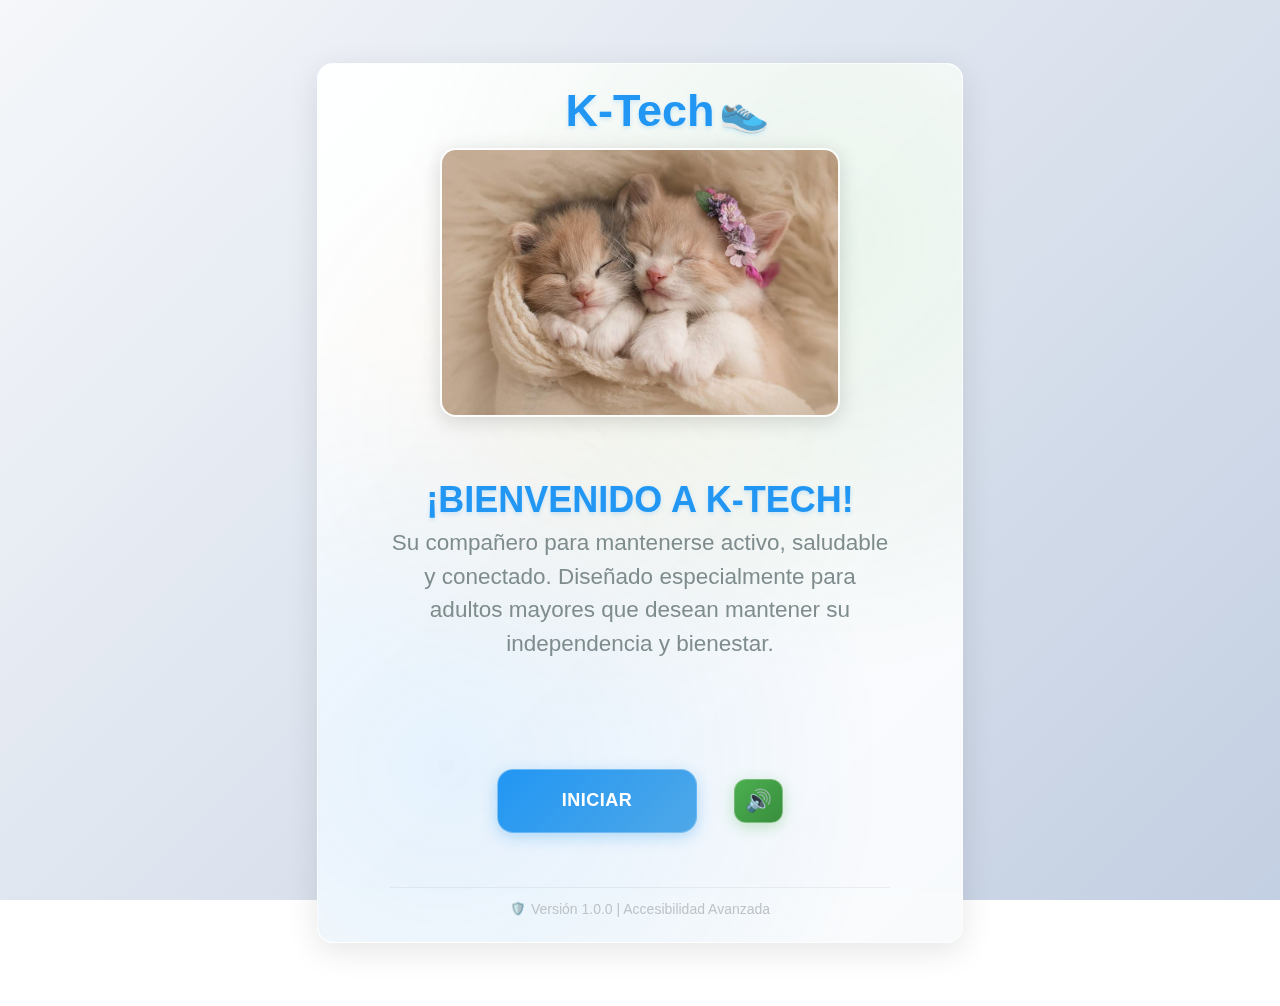
<file: index.html>
<!DOCTYPE html>
<html lang="es">
<head>
    <meta charset="UTF-8">
    <meta name="viewport" content="width=device-width, initial-scale=1.0">
    <meta name="description" content="K-Tech - Aplicación de control de zapatilla inteligente con accesibilidad avanzada">
    <title>K-Tech - Bienvenida</title>
    
    <!-- CSS Modular -->
    <link rel="stylesheet" href="src/styles/base.css">
    <link rel="stylesheet" href="src/styles/accessibility.css">
    <link rel="stylesheet" href="src/styles/welcome.css">
</head>
<body>
    <!-- Contenedor principal de la aplicación -->
    <main class="app-container" role="main">
        <!-- Pantalla de Bienvenida -->
        <section class="welcome-screen" aria-labelledby="welcome-title">
            <!-- Header principal -->
            <header class="welcome-header">
                <h1 id="welcome-title" class="app-title">K-Tech</h1>
            </header>

            <!-- Contenido principal de bienvenida -->
            <div class="welcome-content">
                <!-- Imagen principal -->
                <div class="welcome-image">
                    <img src="assets/a.jpg" alt="K-Tech - Zapatilla inteligente para adultos mayores" class="main-image">
                </div>

                <!-- Mensaje de bienvenida -->
                <div class="welcome-message">
                    <h2 class="welcome-title-main">¡BIENVENIDO A K-TECH!</h2>
                    <p class="welcome-description">
                        Su compañero para mantenerse activo, saludable y conectado.
                        Diseñado especialmente para adultos mayores que desean mantener su independencia y bienestar.
                    </p>
                </div>

                <!-- Botones de acción principales -->
                <div class="action-buttons">
                    <button type="button" 
                            class="primary-button" 
                            id="start-button"
                            aria-describedby="start-help">
                        <span class="button-text">Iniciar</span>
                    </button>
                    
                    <button type="button" 
                            class="tts-button"
                            id="tts-welcome"
                            aria-label="Leer contenido en voz alta"
                            title="Activar lectura en voz alta">
                        <span class="tts-icon" aria-hidden="true">🔊</span>
                    </button>
                </div>

                <!-- Zona de texto personalizable para TTS (oculta pero funcional) -->
                <div class="custom-text-section hidden" id="custom-text-section">
                    <label for="custom-text" class="custom-text-label">
                        Escribe aquí cualquier texto que quieras escuchar:
                    </label>
                    <textarea id="custom-text" 
                              class="custom-text-input"
                              placeholder="Escribe tu texto aquí y presiona el botón de voz para escucharlo..."
                              rows="3"
                              aria-describedby="custom-text-help"></textarea>
                    <p id="custom-text-help" class="help-text">
                        Escribe cualquier texto y usa el botón de voz para escucharlo.
                    </p>
                    <button type="button" 
                            class="tts-button tts-custom"
                            id="tts-custom"
                            aria-label="Leer texto personalizado en voz alta">
                        <span class="tts-icon" aria-hidden="true">🎤</span>
                        <span class="tts-text">Escuchar mi texto</span>
                    </button>
                </div>
            </div>

            <!-- Footer con información adicional -->
            <footer class="welcome-footer">
                <p class="version-info">Versión 1.0.0 | Accesibilidad Avanzada</p>
            </footer>
        </section>
    </main>

    <!-- Scripts modulares -->
    <script src="src/scripts/utils/constants.js"></script>
    <script src="src/scripts/utils/accessibility.js"></script>
    <script src="src/scripts/modules/tts.js"></script>
    <script src="src/scripts/welcome.js"></script>
</body>
</html>
</file>
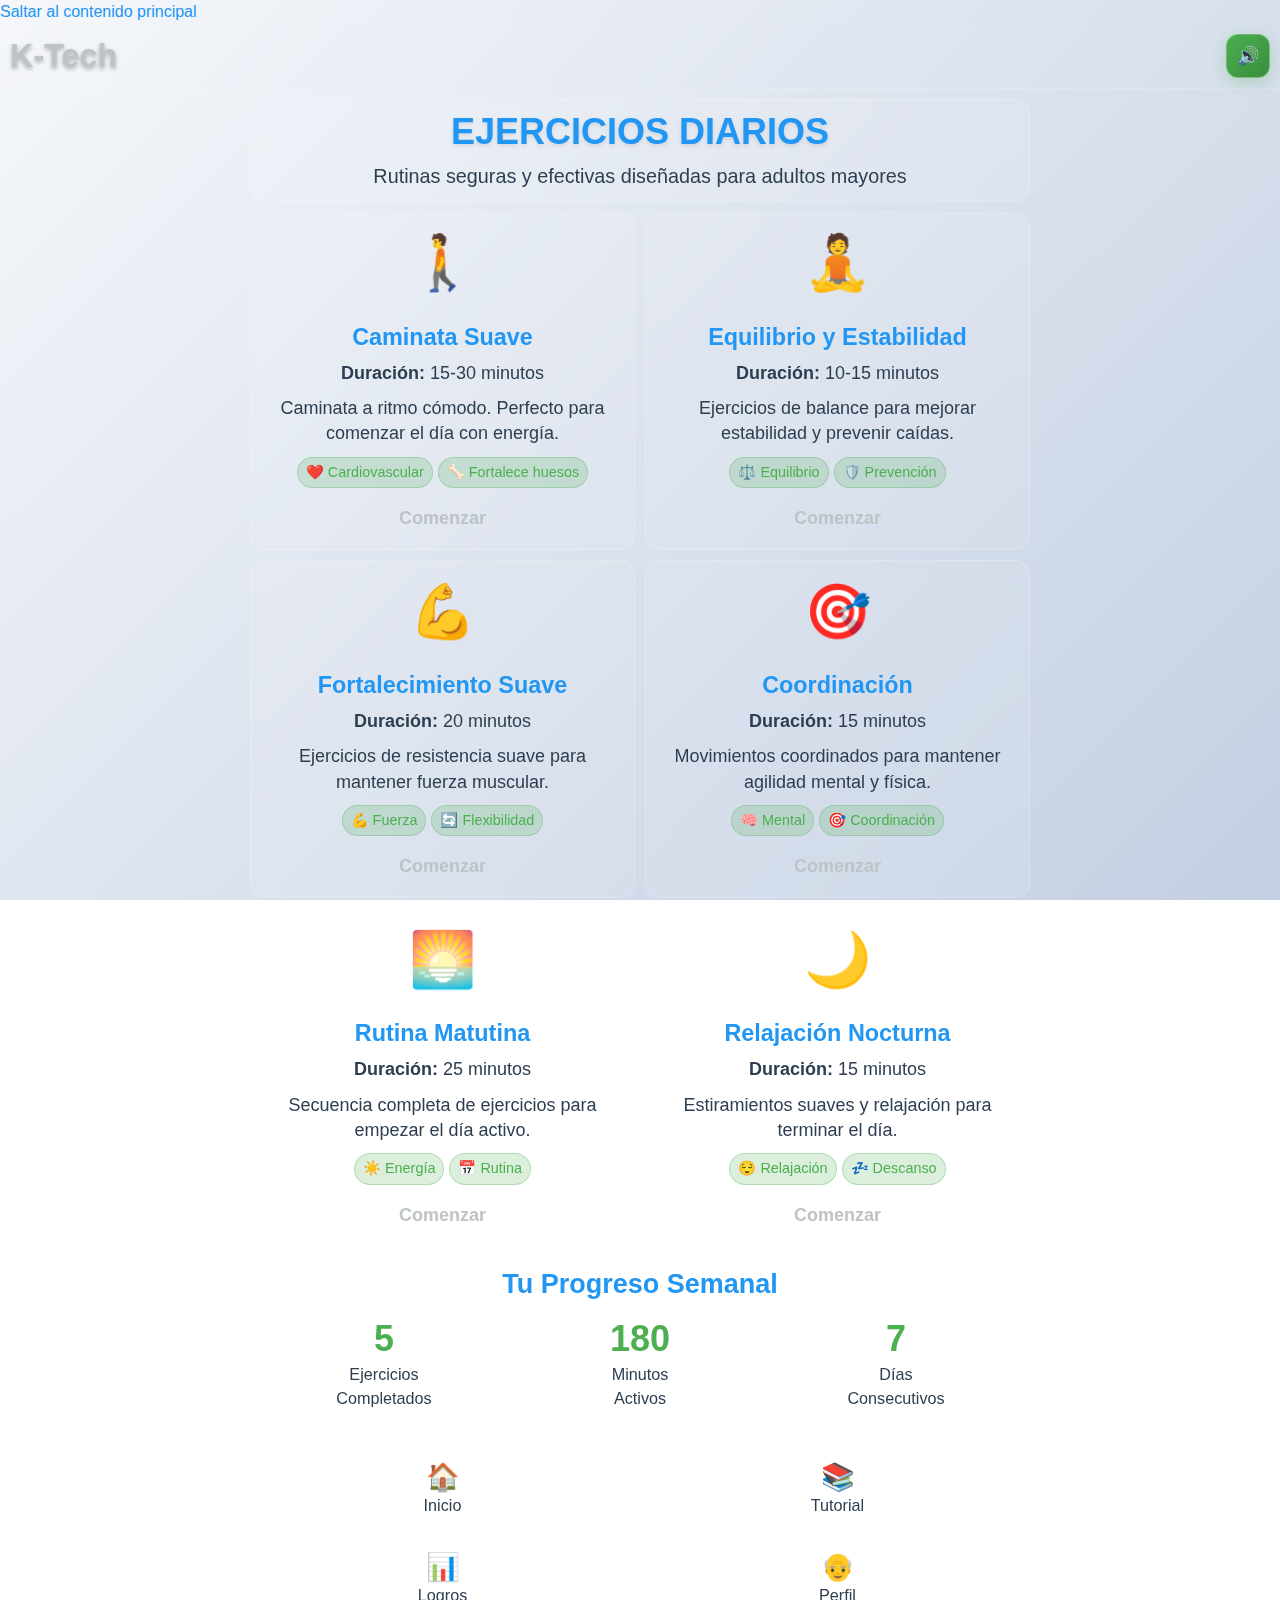
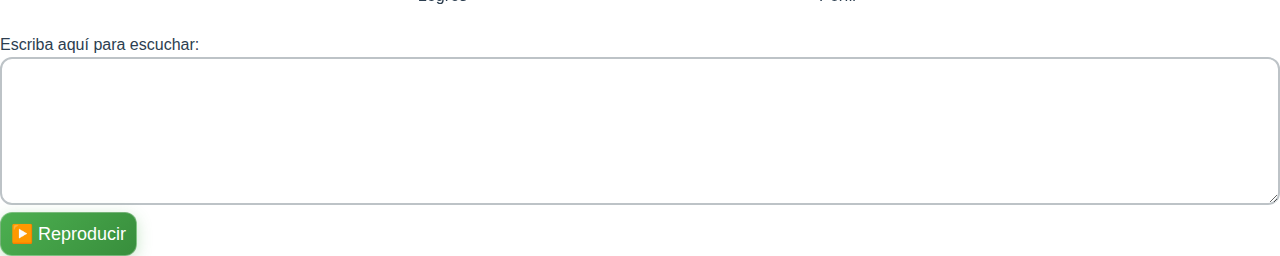
<file: ejercicios.html>
<!DOCTYPE html>
<html lang="es">
<head>
    <meta charset="UTF-8">
    <meta name="viewport" content="width=device-width, initial-scale=1.0">
    <title>Ejercicios - K-Tech Smart Shoes</title>
    
    <!-- Estilos base -->
    <link rel="stylesheet" href="src/styles/base.css">
    <link rel="stylesheet" href="src/styles/accessibility.css">
    <link rel="stylesheet" href="src/styles/ejercicios.css">
    
    <!-- SEO y accesibilidad -->
    <meta name="description" content="Ejercicios K-Tech - Rutinas diseñadas específicamente para adultos mayores con zapatillas inteligentes">
    <meta name="keywords" content="ejercicios, adultos mayores, k-tech, zapatillas inteligentes, actividad física">
</head>
<body>
    <!-- Skip navigation para accesibilidad -->
    <a href="#main-content" class="skip-nav">Saltar al contenido principal</a>
    
    <!-- Header con título principal -->
    <header class="header">
        <h1 class="header__title">K-Tech</h1>
        <button id="header-tts-btn" class="tts-button" aria-label="Leer contenido de la página en voz alta">
            🔊
        </button>
    </header>
    
    <!-- Contenido principal -->
    <main id="main-content" class="main-content">
        <div class="ejercicios-container">
            <!-- Título de la sección -->
            <section class="ejercicios-header">
                <h2 class="ejercicios-title">EJERCICIOS DIARIOS</h2>
                <p class="ejercicios-subtitle">Rutinas seguras y efectivas diseñadas para adultos mayores</p>
            </section>
            
            <!-- Ejercicios disponibles -->
            <section class="ejercicios-grid">
                <div class="ejercicio-card">
                    <div class="ejercicio-icon">🚶</div>
                    <h3>Caminata Suave</h3>
                    <p><strong>Duración:</strong> 15-30 minutos</p>
                    <p>Caminata a ritmo cómodo. Perfecto para comenzar el día con energía.</p>
                    <div class="ejercicio-benefits">
                        <span class="benefit">❤️ Cardiovascular</span>
                        <span class="benefit">🦴 Fortalece huesos</span>
                    </div>
                    <button class="ejercicio-btn" data-ejercicio="caminata">Comenzar</button>
                </div>
                
                <div class="ejercicio-card">
                    <div class="ejercicio-icon">🧘</div>
                    <h3>Equilibrio y Estabilidad</h3>
                    <p><strong>Duración:</strong> 10-15 minutos</p>
                    <p>Ejercicios de balance para mejorar estabilidad y prevenir caídas.</p>
                    <div class="ejercicio-benefits">
                        <span class="benefit">⚖️ Equilibrio</span>
                        <span class="benefit">🛡️ Prevención</span>
                    </div>
                    <button class="ejercicio-btn" data-ejercicio="equilibrio">Comenzar</button>
                </div>
                
                <div class="ejercicio-card">
                    <div class="ejercicio-icon">💪</div>
                    <h3>Fortalecimiento Suave</h3>
                    <p><strong>Duración:</strong> 20 minutos</p>
                    <p>Ejercicios de resistencia suave para mantener fuerza muscular.</p>
                    <div class="ejercicio-benefits">
                        <span class="benefit">💪 Fuerza</span>
                        <span class="benefit">🔄 Flexibilidad</span>
                    </div>
                    <button class="ejercicio-btn" data-ejercicio="fuerza">Comenzar</button>
                </div>
                
                <div class="ejercicio-card">
                    <div class="ejercicio-icon">🎯</div>
                    <h3>Coordinación</h3>
                    <p><strong>Duración:</strong> 15 minutos</p>
                    <p>Movimientos coordinados para mantener agilidad mental y física.</p>
                    <div class="ejercicio-benefits">
                        <span class="benefit">🧠 Mental</span>
                        <span class="benefit">🎯 Coordinación</span>
                    </div>
                    <button class="ejercicio-btn" data-ejercicio="coordinacion">Comenzar</button>
                </div>
                
                <div class="ejercicio-card">
                    <div class="ejercicio-icon">🌅</div>
                    <h3>Rutina Matutina</h3>
                    <p><strong>Duración:</strong> 25 minutos</p>
                    <p>Secuencia completa de ejercicios para empezar el día activo.</p>
                    <div class="ejercicio-benefits">
                        <span class="benefit">☀️ Energía</span>
                        <span class="benefit">📅 Rutina</span>
                    </div>
                    <button class="ejercicio-btn" data-ejercicio="matutina">Comenzar</button>
                </div>
                
                <div class="ejercicio-card">
                    <div class="ejercicio-icon">🌙</div>
                    <h3>Relajación Nocturna</h3>
                    <p><strong>Duración:</strong> 15 minutos</p>
                    <p>Estiramientos suaves y relajación para terminar el día.</p>
                    <div class="ejercicio-benefits">
                        <span class="benefit">😌 Relajación</span>
                        <span class="benefit">💤 Descanso</span>
                    </div>
                    <button class="ejercicio-btn" data-ejercicio="nocturna">Comenzar</button>
                </div>
            </section>
            
            <!-- Estadísticas de ejercicio -->
            <section class="stats-section">
                <h3>Tu Progreso Semanal</h3>
                <div class="stats-grid">
                    <div class="stat-item">
                        <div class="stat-number">5</div>
                        <div class="stat-label">Ejercicios<br>Completados</div>
                    </div>
                    <div class="stat-item">
                        <div class="stat-number">180</div>
                        <div class="stat-label">Minutos<br>Activos</div>
                    </div>
                    <div class="stat-item">
                        <div class="stat-number">7</div>
                        <div class="stat-label">Días<br>Consecutivos</div>
                    </div>
                </div>
            </section>
            
            <!-- Navegación principal -->
            <nav class="main-navigation">
                <button id="inicio-btn" class="nav-button">
                    <span class="nav-icon">🏠</span>
                    <span class="nav-text">Inicio</span>
                </button>
                
                <button id="tutorial-btn" class="nav-button">
                    <span class="nav-icon">📚</span>
                    <span class="nav-text">Tutorial</span>
                </button>
                
                <button id="logros-btn" class="nav-button">
                    <span class="nav-icon">📊</span>
                    <span class="nav-text">Logros</span>
                </button>
                
                <button id="perfil-btn" class="nav-button">
                    <span class="nav-icon">👴</span>
                    <span class="nav-text">Perfil</span>
                </button>
            </nav>
        </div>
    </main>
    
    <!-- Área de texto personalizado para TTS -->
    <aside class="custom-tts-area" aria-label="Área de texto personalizado">
        <label for="custom-text-input" class="custom-tts-label">Escriba aquí para escuchar:</label>
        <textarea 
            id="custom-text-input" 
            class="custom-text-input"
            placeholder="Escriba el texto que desea escuchar..."
            rows="3">
        </textarea>
        <button id="custom-tts-btn" class="tts-button custom-tts-button" aria-label="Reproducir texto personalizado">
            ▶️ Reproducir
        </button>
    </aside>
    
    <!-- Scripts -->
    <script src="src/scripts/utils/constants.js"></script>
    <script src="src/scripts/utils/accessibility.js"></script>
    <script src="src/scripts/modules/tts.js"></script>
    <script src="src/scripts/ejercicios.js"></script>
</body>
</html>
</file>
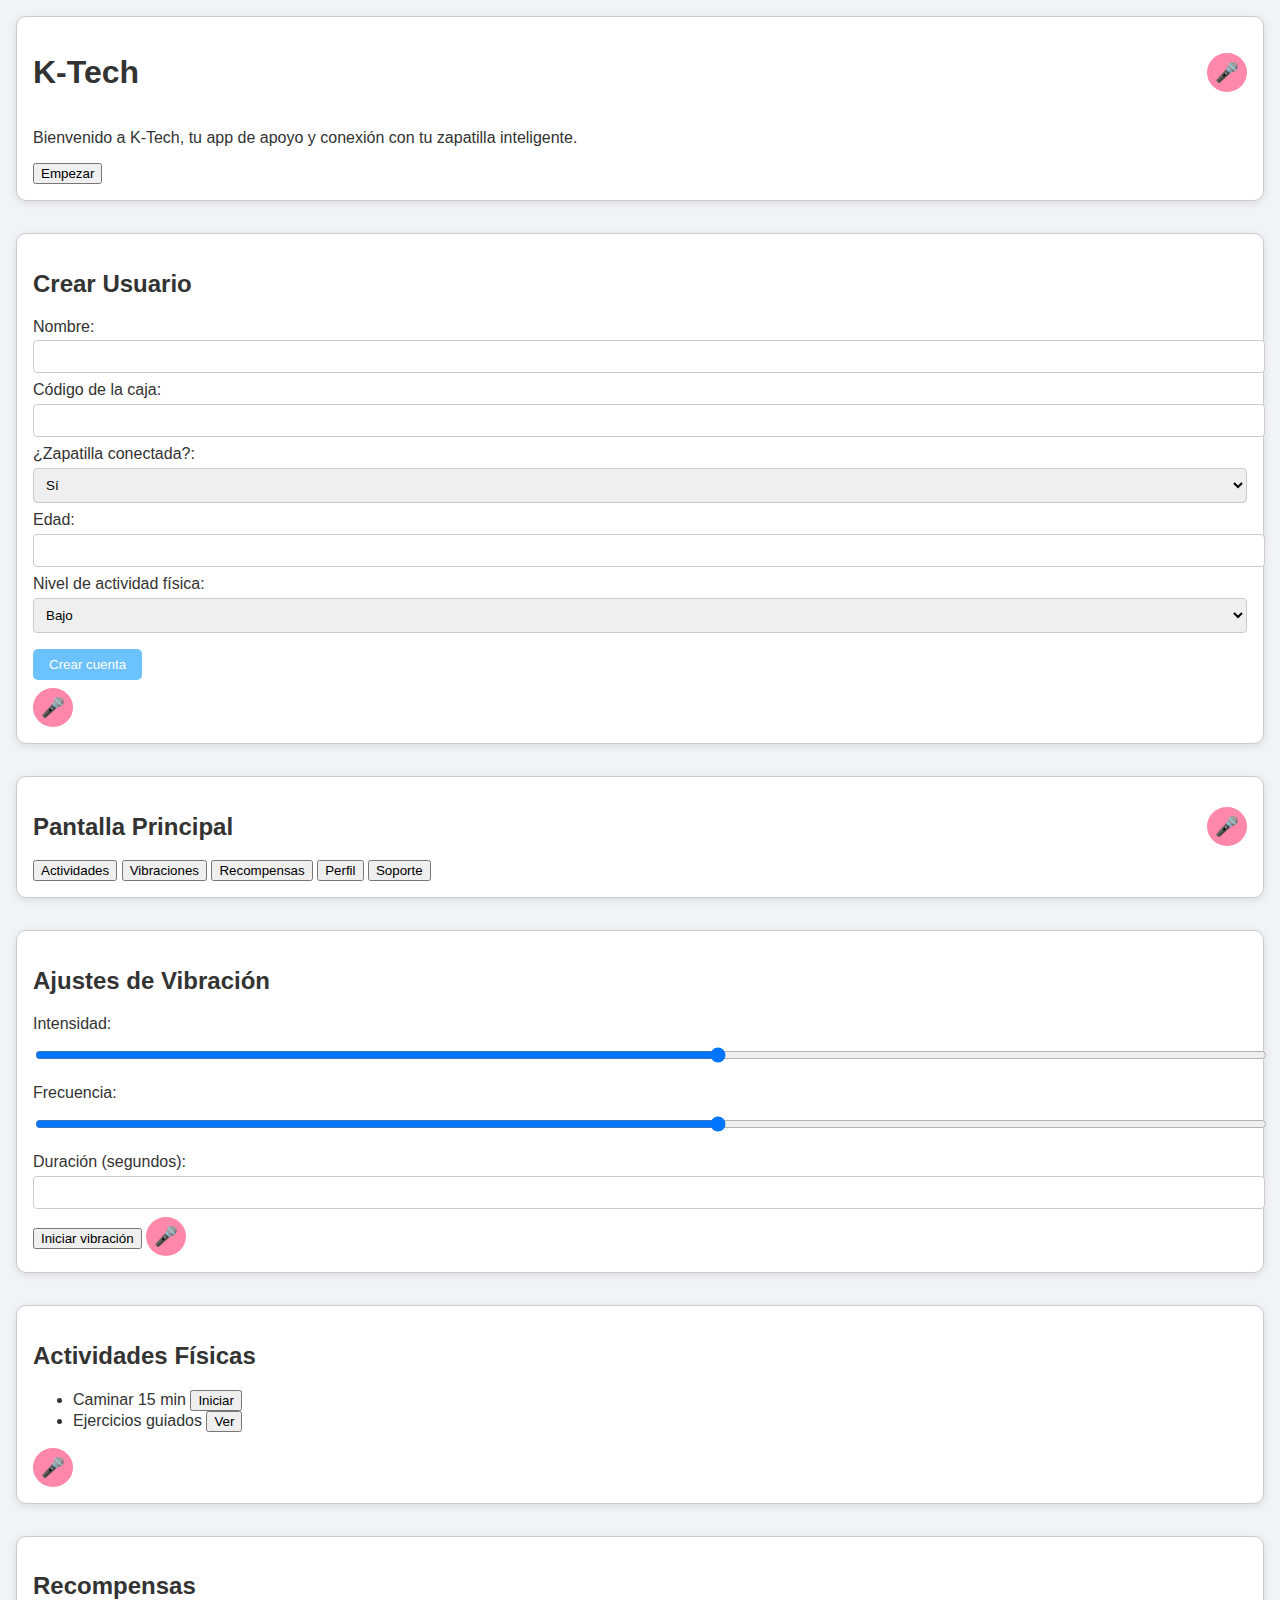
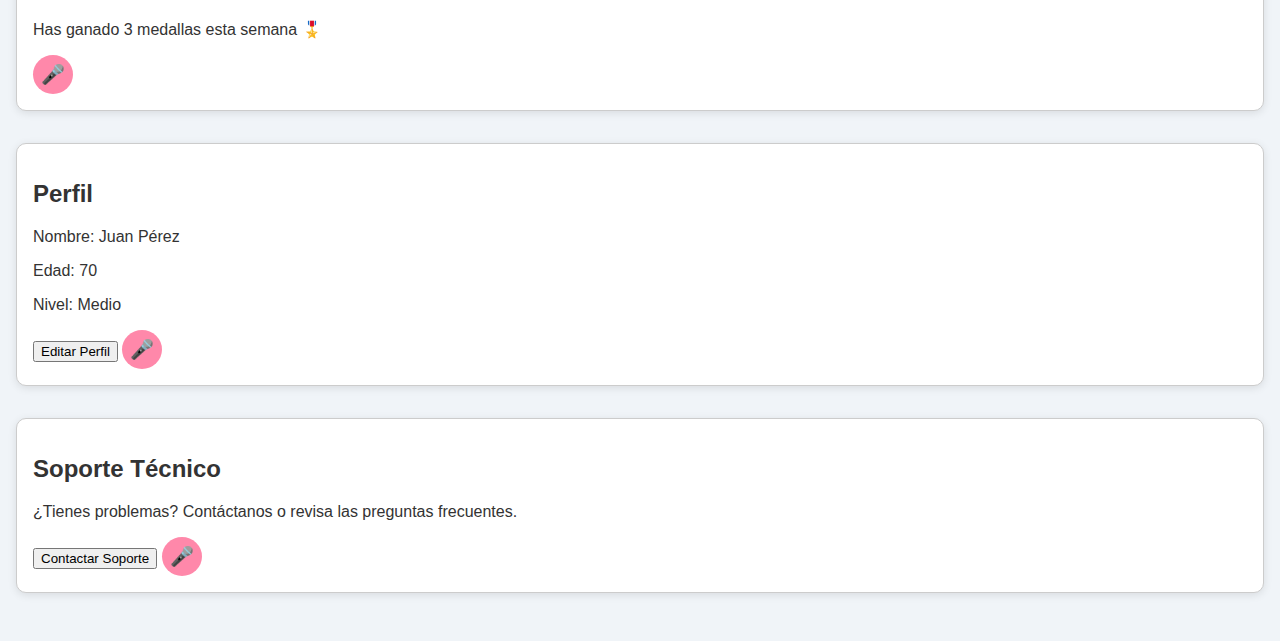
<file: Ktech_App_Prototipo.html>
<!DOCTYPE html>
<html lang="es">
<head>
  <meta charset="UTF-8">
  <meta name="viewport" content="width=device-width, initial-scale=1.0">
  <title>K-Tech App</title>
  <style>
    body {
      font-family: 'Segoe UI', sans-serif;
      background: #f0f4f8;
      color: #333;
      margin: 0;
      padding: 1rem;
    }
    .pantalla {
      border: 1px solid #ccc;
      border-radius: 10px;
      padding: 1rem;
      margin-bottom: 2rem;
      background: #fff;
      box-shadow: 0 2px 8px rgba(0, 0, 0, 0.1);
    }
    header {
      display: flex;
      justify-content: space-between;
      align-items: center;
    }
    .menu button, form button {
      margin: 0.5rem 0;
      padding: 0.5rem 1rem;
      background: #6cc1ff;
      color: #fff;
      border: none;
      border-radius: 5px;
      cursor: pointer;
    }
    .voz {
      background: #ff88aa;
      border: none;
      padding: 0.5rem;
      border-radius: 50%;
      font-size: 1.2rem;
      cursor: pointer;
    }
    label {
      display: block;
      margin: 0.5rem 0;
    }
    input, select {
      width: 100%;
      padding: 0.5rem;
      margin-top: 0.3rem;
      border: 1px solid #ccc;
      border-radius: 4px;
    }
  </style>
</head>
<body>

  <!-- Pantalla de bienvenida -->
  <div class="pantalla">
    <header>
      <h1>K-Tech</h1>
      <button class="voz">🎤</button>
    </header>
    <p>Bienvenido a K-Tech, tu app de apoyo y conexión con tu zapatilla inteligente.</p>
    <button>Empezar</button>
  </div>

  <!-- Registro de usuario -->
  <div class="pantalla">
    <h2>Crear Usuario</h2>
    <form>
      <label>Nombre:<input type="text" /></label>
      <label>Código de la caja:<input type="text" /></label>
      <label>¿Zapatilla conectada?:
        <select><option>Sí</option><option>No</option></select>
      </label>
      <label>Edad:<input type="number" /></label>
      <label>Nivel de actividad física:
        <select><option>Bajo</option><option>Medio</option><option>Alto</option></select>
      </label>
      <button>Crear cuenta</button>
    </form>
    <button class="voz">🎤</button>
  </div>

  <!-- Pantalla principal -->
  <div class="pantalla">
    <header>
      <h2>Pantalla Principal</h2>
      <button class="voz">🎤</button>
    </header>
    <nav>
      <button>Actividades</button>
      <button>Vibraciones</button>
      <button>Recompensas</button>
      <button>Perfil</button>
      <button>Soporte</button>
    </nav>
  </div>

  <!-- Pantalla de vibraciones -->
  <div class="pantalla">
    <h2>Ajustes de Vibración</h2>
    <label>Intensidad:<input type="range" min="1" max="10" /></label>
    <label>Frecuencia:<input type="range" min="1" max="10" /></label>
    <label>Duración (segundos):<input type="number" /></label>
    <button>Iniciar vibración</button>
    <button class="voz">🎤</button>
  </div>

  <!-- Pantalla de actividades -->
  <div class="pantalla">
    <h2>Actividades Físicas</h2>
    <ul>
      <li>Caminar 15 min <button>Iniciar</button></li>
      <li>Ejercicios guiados <button>Ver</button></li>
    </ul>
    <button class="voz">🎤</button>
  </div>

  <!-- Pantalla de recompensas -->
  <div class="pantalla">
    <h2>Recompensas</h2>
    <p>Has ganado 3 medallas esta semana 🎖️</p>
    <button class="voz">🎤</button>
  </div>

  <!-- Pantalla de perfil -->
  <div class="pantalla">
    <h2>Perfil</h2>
    <p>Nombre: Juan Pérez</p>
    <p>Edad: 70</p>
    <p>Nivel: Medio</p>
    <button>Editar Perfil</button>
    <button class="voz">🎤</button>
  </div>

  <!-- Pantalla de soporte -->
  <div class="pantalla">
    <h2>Soporte Técnico</h2>
    <p>¿Tienes problemas? Contáctanos o revisa las preguntas frecuentes.</p>
    <button>Contactar Soporte</button>
    <button class="voz">🎤</button>
  </div>

</body>
</html>
</file>
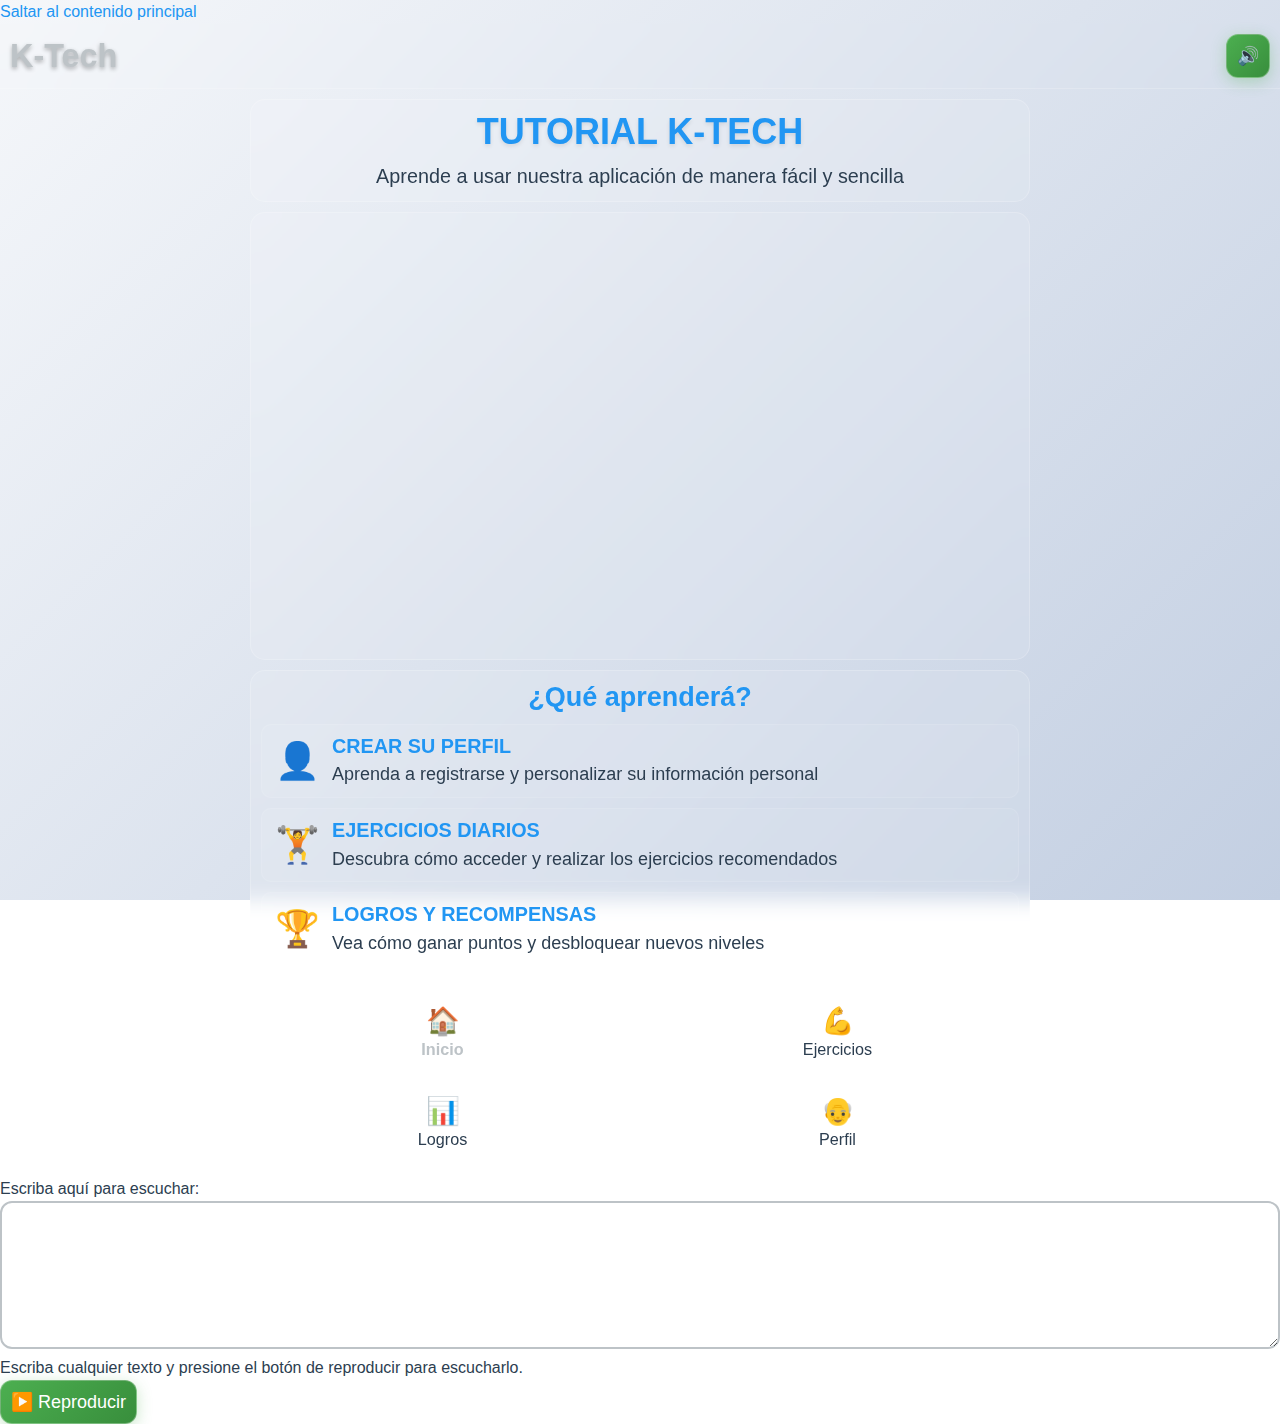
<file: tutorial.html>
<!DOCTYPE html>
<html lang="es">
<head>
    <meta charset="UTF-8">
    <meta name="viewport" content="width=device-width, initial-scale=1.0">
    <title>Tutorial - K-Tech Smart Shoes</title>
    
    <!-- Estilos base -->
    <link rel="stylesheet" href="src/styles/base.css">
    <link rel="stylesheet" href="src/styles/accessibility.css">
    <link rel="stylesheet" href="src/styles/tutorial.css">
    
    <!-- SEO y accesibilidad -->
    <meta name="description" content="Tutorial K-Tech - Aprende a usar nuestra aplicación de zapatillas inteligentes">
    <meta name="keywords" content="tutorial, k-tech, zapatillas inteligentes, adultos mayores, ejercicios">
    <link rel="canonical" href="./tutorial.html">
</head>
<body>
    <!-- Skip navigation para accesibilidad -->
    <a href="#main-content" class="skip-nav">Saltar al contenido principal</a>
    
    <!-- Header con título principal -->
    <header class="header">
        <h1 class="header__title">K-Tech</h1>
        <button id="header-tts-btn" class="tts-button" aria-label="Leer contenido de la página en voz alta">
            🔊
        </button>
    </header>
    
    <!-- Contenido principal -->
    <main id="main-content" class="main-content">
        <div class="tutorial-container">
            <!-- Título de la sección -->
            <section class="tutorial-header">
                <h2 class="tutorial-title">TUTORIAL K-TECH</h2>
                <p class="tutorial-subtitle">Aprende a usar nuestra aplicación de manera fácil y sencilla</p>
            </section>
            
            <!-- Video tutorial -->
            <section class="video-section">
                <div class="video-container">
                    <iframe 
                        src="https://www.youtube.com/embed/hT60aOHe9i4"
                        title="Tutorial K-Tech - Zapatillas Inteligentes"
                        frameborder="0"
                        allow="accelerometer; autoplay; clipboard-write; encrypted-media; gyroscope; picture-in-picture; web-share"
                        allowfullscreen
                        loading="lazy">
                    </iframe>
                </div>
            </section>
            
            <!-- Sección de aprendizaje -->
            <section class="learning-section">
                <h3 class="learning-title">¿Qué aprenderá?</h3>
                
                <div class="learning-items">
                    <div class="learning-item">
                        <div class="learning-icon">👤</div>
                        <div class="learning-content">
                            <h4>CREAR SU PERFIL</h4>
                            <p>Aprenda a registrarse y personalizar su información personal</p>
                        </div>
                    </div>
                    
                    <div class="learning-item">
                        <div class="learning-icon">🏋️</div>
                        <div class="learning-content">
                            <h4>EJERCICIOS DIARIOS</h4>
                            <p>Descubra cómo acceder y realizar los ejercicios recomendados</p>
                        </div>
                    </div>
                    
                    <div class="learning-item">
                        <div class="learning-icon">🏆</div>
                        <div class="learning-content">
                            <h4>LOGROS Y RECOMPENSAS</h4>
                            <p>Vea cómo ganar puntos y desbloquear nuevos niveles</p>
                        </div>
                    </div>
                </div>
            </section>
            
            <!-- Navegación principal -->
            <nav class="main-navigation">
                <button id="inicio-btn" class="nav-button nav-button--primary">
                    <span class="nav-icon">🏠</span>
                    <span class="nav-text">Inicio</span>
                </button>
                
                <button id="ejercicios-btn" class="nav-button">
                    <span class="nav-icon">💪</span>
                    <span class="nav-text">Ejercicios</span>
                </button>
                
                <button id="logros-btn" class="nav-button">
                    <span class="nav-icon">📊</span>
                    <span class="nav-text">Logros</span>
                </button>
                
                <button id="perfil-btn" class="nav-button">
                    <span class="nav-icon">👴</span>
                    <span class="nav-text">Perfil</span>
                </button>
            </nav>
        </div>
    </main>
    
    <!-- Área de texto personalizado para TTS -->
    <aside class="custom-tts-area" aria-label="Área de texto personalizado">
        <label for="custom-text-input" class="custom-tts-label">Escriba aquí para escuchar:</label>
        <textarea 
            id="custom-text-input" 
            class="custom-text-input"
            placeholder="Escriba el texto que desea escuchar..."
            rows="3"
            aria-describedby="custom-tts-help">
        </textarea>
        <div id="custom-tts-help" class="custom-tts-help">
            Escriba cualquier texto y presione el botón de reproducir para escucharlo.
        </div>
        <button id="custom-tts-btn" class="tts-button custom-tts-button" aria-label="Reproducir texto personalizado">
            ▶️ Reproducir
        </button>
    </aside>
    
    <!-- Scripts -->
    <script src="src/scripts/utils/constants.js"></script>
    <script src="src/scripts/utils/accessibility.js"></script>
    <script src="src/scripts/modules/tts.js"></script>
    <script src="src/scripts/tutorial.js"></script>
</body>
</html>
</file>
<file: src/styles/base.css>
/* ===========================================
   K-Tech App - Estilos Base
   Mobile First + Fundamentos Visuales
   =========================================== */

/* Variables CSS para consistencia */
:root {
    /* Colores principales */
    --primary-color: #2196F3;
    --secondary-color: #4CAF50;
    --accent-color: #FF9800;
    --success-color: #4ecdc4;
    
    /* Colores de fondo */
    --bg-primary: #f0f4f8;
    --bg-secondary: #ffffff;
    --bg-card: #ffffff;
    
    /* Colores de texto */
    --text-primary: #2c3e50;
    --text-secondary: #7f8c8d;
    --text-light: #bdc3c7;
    --text-white: #ffffff;
    
    /* Espaciado */
    --spacing-xs: 0.5rem;
    --spacing-sm: 1rem;
    --spacing-md: 1.5rem;
    --spacing-lg: 2rem;
    --spacing-xl: 3rem;
    
    /* Tipografía */
    --font-size-sm: 14px;
    --font-size-base: 16px;
    --font-size-lg: 18px;
    --font-size-xl: 24px;
    --font-size-xxl: 32px;
    
    --font-weight-normal: 400;
    --font-weight-medium: 500;
    --font-weight-bold: 700;
    
    --line-height-tight: 1.2;
    --line-height-normal: 1.5;
    --line-height-relaxed: 1.7;
    
    /* Bordes y sombras */
    --border-radius-sm: 8px;
    --border-radius-md: 12px;
    --border-radius-lg: 16px;
    --border-radius-full: 50%;
    
    --shadow-sm: 0 2px 4px rgba(0, 0, 0, 0.1);
    --shadow-md: 0 4px 12px rgba(0, 0, 0, 0.1);
    --shadow-lg: 0 8px 24px rgba(0, 0, 0, 0.15);
    
    /* Transiciones */
    --transition-fast: 0.2s ease-in-out;
    --transition-normal: 0.3s ease-in-out;
    --transition-slow: 0.5s ease-in-out;
}

/* Reset y base styles */
*,
*::before,
*::after {
    box-sizing: border-box;
}

html {
    font-size: 16px; /* Base 16px para accesibilidad */
    scroll-behavior: smooth;
}

body {
    margin: 0;
    padding: 0;
    font-family: 'Segoe UI', 'Roboto', 'Helvetica Neue', Arial, sans-serif;
    font-size: var(--font-size-base);
    line-height: var(--line-height-normal);
    color: var(--text-primary);
    background: linear-gradient(135deg, #f5f7fa 0%, #c3cfe2 100%);
    background-attachment: fixed;
    -webkit-font-smoothing: antialiased;
    -moz-osx-font-smoothing: grayscale;
}

/* Contenedor principal de la aplicación */
.app-container {
    min-height: 100vh;
    width: 100%;
    max-width: 480px; /* Máximo para móviles */
    margin: 0 auto;
    padding: var(--spacing-sm);
    display: flex;
    flex-direction: column;
}

/* Headings con jerarquía clara */
h1, h2, h3, h4, h5, h6 {
    margin: 0 0 var(--spacing-sm) 0;
    font-weight: var(--font-weight-bold);
    line-height: var(--line-height-tight);
    color: var(--text-primary);
}

h1 {
    font-size: var(--font-size-xxl);
}

h2 {
    font-size: var(--font-size-xl);
}

h3 {
    font-size: var(--font-size-lg);
}

/* Párrafos */
p {
    margin: 0 0 var(--spacing-sm) 0;
    line-height: var(--line-height-relaxed);
}

/* Enlaces */
a {
    color: var(--primary-color);
    text-decoration: none;
    transition: color var(--transition-fast);
}

a:hover,
a:focus {
    color: var(--accent-color);
    text-decoration: underline;
}

/* Listas */
ul, ol {
    margin: 0 0 var(--spacing-sm) 0;
    padding-left: var(--spacing-md);
}

li {
    margin-bottom: var(--spacing-xs);
}

/* Utilidades de layout */
.flex {
    display: flex;
}

.flex-column {
    flex-direction: column;
}

.justify-center {
    justify-content: center;
}

.align-center {
    align-items: center;
}

.text-center {
    text-align: center;
}

.text-left {
    text-align: left;
}

.text-right {
    text-align: right;
}

/* Utilidades de espaciado */
.mt-xs { margin-top: var(--spacing-xs); }
.mt-sm { margin-top: var(--spacing-sm); }
.mt-md { margin-top: var(--spacing-md); }
.mt-lg { margin-top: var(--spacing-lg); }

.mb-xs { margin-bottom: var(--spacing-xs); }
.mb-sm { margin-bottom: var(--spacing-sm); }
.mb-md { margin-bottom: var(--spacing-md); }
.mb-lg { margin-bottom: var(--spacing-lg); }

.p-xs { padding: var(--spacing-xs); }
.p-sm { padding: var(--spacing-sm); }
.p-md { padding: var(--spacing-md); }
.p-lg { padding: var(--spacing-lg); }

/* Estados visuales */
.hidden {
    display: none !important;
}

.sr-only {
    position: absolute;
    width: 1px;
    height: 1px;
    padding: 0;
    margin: -1px;
    overflow: hidden;
    clip: rect(0, 0, 0, 0);
    border: 0;
}

/* Responsive Design - Tablet */
@media (min-width: 768px) {
    .app-container {
        max-width: 768px;
        padding: var(--spacing-md);
    }
    
    html {
        font-size: 18px;
    }
}

/* Responsive Design - Desktop */
@media (min-width: 1024px) {
    .app-container {
        max-width: 1024px;
        padding: var(--spacing-lg);
    }
    
    html {
        font-size: 18px;
    }
}
</file>
<file: src/styles/accessibility.css>
/* ===========================================
   K-Tech App - Estilos de Accesibilidad Avanzada
   Alto contraste, tamaños grandes, TTS
   =========================================== */

/* Variables específicas de accesibilidad */
:root {
    /* Tamaños mínimos de accesibilidad */
    --min-touch-target: 44px; /* WCAG 2.1 AA */
    --button-height-accessible: 56px;
    --font-size-accessible: 18px;
    
    /* Colores de alto contraste */
    --contrast-bg: #ffffff;
    --contrast-text: #000000;
    --contrast-focus: #005fcc;
    --contrast-error: #d32f2f;
    --contrast-success: #2e7d32;
    
    /* Espaciado para accesibilidad */
    --accessible-padding: 1.5rem;
    --accessible-margin: 1rem;
}

/* Focus styles mejorados para navegación por teclado */
*:focus {
    outline: 3px solid var(--contrast-focus);
    outline-offset: 2px;
    box-shadow: 0 0 0 2px var(--contrast-bg), 0 0 0 5px var(--contrast-focus);
}

/* Remover outline solo si hay hover (mouse users) */
@media (hover: hover) {
    *:hover:focus {
        outline: 3px solid var(--contrast-focus);
    }
}

/* Botones de accesibilidad - TTS */
.tts-button {
    min-width: var(--min-touch-target);
    min-height: var(--min-touch-target);
    padding: 8px 10px;
    background: linear-gradient(135deg, var(--secondary-color), #388E3C);
    color: var(--text-white);
    border: 1px solid rgba(255, 255, 255, 0.3);
    border-radius: var(--border-radius-md);
    font-size: var(--font-size-lg);
    font-weight: var(--font-weight-medium);
    cursor: pointer;
    transition: all var(--transition-normal);
    display: inline-flex;
    align-items: center;
    justify-content: center;
    gap: 5px;
    box-shadow: 0 4px 15px rgba(76, 175, 80, 0.3);
    position: relative;
}

.tts-button:hover {
    background: linear-gradient(135deg, #388E3C, #2E7D32);
    transform: translateY(-2px);
    box-shadow: 0 6px 20px rgba(76, 175, 80, 0.4);
}

.tts-button:active {
    transform: translateY(0);
    box-shadow: var(--shadow-sm);
}

.tts-button:focus {
    background: linear-gradient(135deg, #388E3C, #2E7D32);
}

/* Estados del botón TTS */
.tts-button.speaking {
    background: var(--success-color);
    animation: pulse-speaking 1.5s infinite;
}

.tts-button.error {
    background: var(--contrast-error);
}

@keyframes pulse-speaking {
    0%, 100% {
        opacity: 1;
        transform: scale(1);
    }
    50% {
        opacity: 0.8;
        transform: scale(1.05);
    }
}

/* Iconos de TTS */
.tts-icon {
    font-size: 1.2em;
    display: inline-block;
}

.tts-text {
    font-weight: var(--font-weight-medium);
}

/* Controles de accesibilidad */
.accessibility-controls {
    display: flex;
    gap: var(--spacing-sm);
    align-items: center;
}

/* Campos de texto accesibles */
.custom-text-input {
    min-height: var(--button-height-accessible);
    padding: var(--spacing-md);
    font-size: var(--font-size-accessible);
    border: 2px solid var(--text-light);
    border-radius: var(--border-radius-md);
    background: var(--contrast-bg);
    color: var(--text-primary);
    resize: vertical;
    transition: border-color var(--transition-normal);
    width: 100%;
    font-family: inherit;
    line-height: var(--line-height-normal);
}

.custom-text-input:focus {
    border-color: var(--contrast-focus);
    background: var(--contrast-bg);
}

.custom-text-input::placeholder {
    color: var(--text-secondary);
    font-size: var(--font-size-base);
}

/* Labels accesibles */
.custom-text-label {
    display: block;
    font-size: var(--font-size-lg);
    font-weight: var(--font-weight-medium);
    margin-bottom: var(--spacing-sm);
    color: var(--text-primary);
}

/* Texto de ayuda */
.help-text {
    font-size: var(--font-size-base);
    color: var(--text-secondary);
    margin-top: var(--spacing-xs);
    line-height: var(--line-height-relaxed);
}

/* Botones primarios accesibles */
.primary-button {
    min-width: 200px;
    min-height: var(--button-height-accessible);
    padding: 10px 15px;
    background: linear-gradient(135deg, var(--primary-color), #1976D2);
    color: var(--text-white);
    border: 1px solid rgba(255, 255, 255, 0.3);
    border-radius: var(--border-radius-lg);
    font-size: var(--font-size-lg);
    font-weight: var(--font-weight-bold);
    cursor: pointer;
    transition: all var(--transition-normal);
    display: inline-flex;
    align-items: center;
    justify-content: center;
    gap: 5px;
    box-shadow: 0 4px 15px rgba(33, 150, 243, 0.3);
    text-transform: uppercase;
    letter-spacing: 0.5px;
}

.primary-button:hover {
    background: linear-gradient(135deg, #1976D2, #1565C0);
    transform: translateY(-3px);
    box-shadow: 0 8px 25px rgba(33, 150, 243, 0.4);
}

.primary-button:active {
    transform: translateY(-1px);
    box-shadow: var(--shadow-md);
}

.primary-button:focus {
    background: linear-gradient(135deg, #1976D2, #1565C0);
}

.button-icon {
    font-size: 1.3em;
}

.button-text {
    font-weight: var(--font-weight-bold);
}

/* Indicadores visuales de estado */
.loading {
    position: relative;
    overflow: hidden;
}

.loading::after {
    content: '';
    position: absolute;
    top: 0;
    left: -100%;
    width: 100%;
    height: 100%;
    background: linear-gradient(
        90deg,
        transparent,
        rgba(255, 255, 255, 0.3),
        transparent
    );
    animation: loading-shimmer 2s infinite;
}

@keyframes loading-shimmer {
    0% {
        left: -100%;
    }
    100% {
        left: 100%;
    }
}

/* Mensajes de estado para lectores de pantalla */
.sr-message {
    position: absolute;
    left: -10000px;
    width: 1px;
    height: 1px;
    overflow: hidden;
}

.sr-message.active {
    position: static;
    width: auto;
    height: auto;
    padding: var(--spacing-sm);
    background: var(--contrast-focus);
    color: var(--text-white);
    border-radius: var(--border-radius-sm);
    font-weight: var(--font-weight-medium);
}

/* Modo alto contraste (activado por usuario) */
@media (prefers-contrast: high) {
    :root {
        --bg-primary: #000000;
        --bg-secondary: #000000;
        --bg-card: #000000;
        --text-primary: #ffffff;
        --text-secondary: #cccccc;
        --primary-color: #66bbff;
        --secondary-color: #ff99bb;
    }
    
    .tts-button,
    .primary-button {
        border: 2px solid currentColor;
    }
}

/* Reducir movimiento para usuarios sensibles */
@media (prefers-reduced-motion: reduce) {
    *,
    *::before,
    *::after {
        animation-duration: 0.01ms !important;
        animation-iteration-count: 1 !important;
        transition-duration: 0.01ms !important;
        scroll-behavior: auto !important;
    }
    
    .tts-button.speaking {
        animation: none;
        background: var(--success-color);
    }
}

/* Soporte para usuarios de solo teclado */
.keyboard-user *:focus {
    outline: 3px solid var(--contrast-focus);
    outline-offset: 2px;
}

/* Aumentar tamaño de fuente */
@media (min-width: 768px) {
    :root {
        --font-size-accessible: 20px;
        --button-height-accessible: 64px;
    }
}
</file>
<file: src/styles/welcome.css>
/* ===========================================
   K-Tech App - Estilos Pantalla de Bienvenida
   Diseño moderno, acogedor y accesible
   =========================================== */

/* Contenedor de la pantalla de bienvenida */
.welcome-screen {
    background: linear-gradient(135deg, rgba(255, 255, 255, 0.95), rgba(248, 250, 252, 0.98));
    backdrop-filter: blur(10px);
    border: 1px solid rgba(255, 255, 255, 0.2);
    border-radius: var(--border-radius-lg);
    box-shadow: 0 8px 32px rgba(0, 0, 0, 0.1);
    padding: 10px;
    margin: 10px;
    display: flex;
    flex-direction: column;
    height: calc(100vh - 20px);
    position: relative;
    overflow: hidden;
}

/* Fondo decorativo elegante */
.welcome-screen::before {
    content: '';
    position: absolute;
    top: 0;
    left: 0;
    right: 0;
    bottom: 0;
    background: 
        radial-gradient(circle at 20% 80%, rgba(33, 150, 243, 0.1) 0%, transparent 50%),
        radial-gradient(circle at 80% 20%, rgba(76, 175, 80, 0.1) 0%, transparent 50%),
        radial-gradient(circle at 40% 40%, rgba(255, 152, 0, 0.05) 0%, transparent 50%);
    border-radius: var(--border-radius-lg);
    z-index: -1;
}

/* Header de bienvenida */
.welcome-header {
    display: flex;
    justify-content: center;
    align-items: center;
    margin-bottom: 10px;
    position: relative;
    z-index: 2;
}

.app-title {
    font-size: var(--font-size-xxl);
    font-weight: var(--font-weight-bold);
    color: var(--primary-color);
    margin: 0;
    text-shadow: 0 2px 4px rgba(33, 150, 243, 0.2);
    position: relative;
}

.app-title::after {
    content: '👟';
    position: absolute;
    right: -30px;
    top: 50%;
    transform: translateY(-50%);
    font-size: 0.7em;
    opacity: 0.7;
}

@keyframes gentle-bounce {
    0%, 100% {
        transform: translateY(-50%);
    }
    50% {
        transform: translateY(-60%);
    }
}

/* Contenido principal */
.welcome-content {
    flex: 1;
    display: flex;
    flex-direction: column;
    gap: 10px;
    align-items: center;
    text-align: center;
    justify-content: space-evenly;
    padding: 0;
}

/* Imagen principal */
.welcome-image {
    margin: 0;
}

.main-image {
    max-width: 220px;
    width: 100%;
    height: auto;
    border-radius: var(--border-radius-lg);
    box-shadow: 0 4px 20px rgba(0, 0, 0, 0.15);
    border: 2px solid rgba(255, 255, 255, 0.8);
    transition: transform var(--transition-normal), box-shadow var(--transition-normal);
}

.main-image:hover {
    transform: scale(1.02);
    box-shadow: 0 8px 30px rgba(0, 0, 0, 0.2);
}

/* Mensaje de bienvenida */
.welcome-message {
    text-align: center;
    margin-bottom: 0;
}

.welcome-title-main {
    font-size: var(--font-size-xl);
    font-weight: var(--font-weight-bold);
    color: var(--primary-color);
    margin-bottom: 5px;
    text-shadow: 0 2px 4px rgba(33, 150, 243, 0.2);
}

.welcome-description {
    font-size: var(--font-size-base);
    color: var(--text-secondary);
    line-height: var(--line-height-normal);
    max-width: 320px;
    margin: 0 auto;
}

/* Sección de texto personalizable (oculta pero funcional) */
.custom-text-section {
    background: rgba(33, 150, 243, 0.05);
    border: 2px dashed var(--primary-color);
    border-radius: var(--border-radius-md);
    padding: var(--spacing-md);
    margin: var(--spacing-md) 0;
    transition: all var(--transition-normal);
}

.custom-text-section:focus-within {
    background: rgba(33, 150, 243, 0.1);
    border-color: var(--contrast-focus);
    box-shadow: 0 0 0 3px rgba(0, 95, 204, 0.2);
}

.tts-custom {
    width: 100%;
    margin-top: var(--spacing-sm);
    justify-content: center;
    font-size: var(--font-size-base);
}

/* Botones de acción */
.action-buttons {
    display: flex;
    flex-direction: column;
    align-items: center;
    gap: 10px;
    margin: 0;
}

.primary-button {
    width: 100%;
    max-width: 280px;
    background: linear-gradient(135deg, var(--primary-color), #4fa8e8);
    position: relative;
    overflow: hidden;
}

.primary-button::before {
    content: '';
    position: absolute;
    top: 0;
    left: -100%;
    width: 100%;
    height: 100%;
    background: linear-gradient(
        90deg,
        transparent,
        rgba(255, 255, 255, 0.2),
        transparent
    );
    transition: left var(--transition-slow);
}

.primary-button:hover::before {
    left: 100%;
}

/* Footer de bienvenida */
.welcome-footer {
    margin-top: auto;
    padding-top: 10px;
    text-align: center;
    border-top: 1px solid rgba(0, 0, 0, 0.05);
}

.version-info {
    font-size: var(--font-size-sm);
    color: var(--text-light);
    margin: 0;
    display: flex;
    align-items: center;
    justify-content: center;
    gap: 5px;
}

.version-info::before {
    content: '🛡️';
    font-size: 0.9em;
}

/* Estados de interacción mejorados */
.welcome-screen .tts-button:hover {
    transform: translateY(-2px) scale(1.05);
}

.welcome-screen .primary-button:hover {
    transform: translateY(-4px);
    box-shadow: 0 12px 28px rgba(33, 150, 243, 0.3);
}

/* Animaciones de entrada */
.welcome-screen {
    animation: welcome-fade-in 0.8s ease-out;
}

@keyframes welcome-fade-in {
    from {
        opacity: 0;
        transform: translateY(20px);
    }
    to {
        opacity: 1;
        transform: translateY(0);
    }
}

.welcome-content > * {
    animation: welcome-slide-up 0.6s ease-out;
    animation-fill-mode: both;
}

.welcome-content > *:nth-child(1) { animation-delay: 0.2s; }
.welcome-content > *:nth-child(2) { animation-delay: 0.4s; }
.welcome-content > *:nth-child(3) { animation-delay: 0.6s; }

@keyframes welcome-slide-up {
    from {
        opacity: 0;
        transform: translateY(15px);
    }
    to {
        opacity: 1;
        transform: translateY(0);
    }
}

/* Responsive Design - Tablet */
@media (min-width: 768px) {
    .welcome-screen {
        padding: var(--spacing-xl);
        max-width: 600px;
        margin: var(--spacing-md) auto;
    }
    
    .app-title {
        font-size: 2.5rem;
    }
    
    .app-title::after {
        right: -55px;
        font-size: 0.9em;
    }
    
    .welcome-title-main {
        font-size: 2rem;
    }
    
    .welcome-description {
        font-size: 1.25rem;
        max-width: 500px;
    }
    
    .main-image {
        max-width: 350px;
    }
    
    .action-buttons {
        flex-direction: row;
        justify-content: center;
    }
    
    .primary-button {
        max-width: 200px;
        margin-right: var(--spacing-md);
    }
}

/* Responsive Design - Desktop */
@media (min-width: 1024px) {
    .welcome-screen {
        padding: var(--spacing-xl) 4rem;
        max-width: 800px;
        min-height: calc(100vh - calc(var(--spacing-md) * 2));
        margin: var(--spacing-md) auto;
        justify-content: center;
    }
    
    .welcome-content {
        gap: var(--spacing-xl);
    }
    
    .main-image {
        max-width: 400px;
    }
    
    .custom-text-section {
        padding: var(--spacing-lg);
    }
    
    .action-buttons {
        margin: var(--spacing-xl) 0;
    }
}

/* Modo oscuro automático */
@media (prefers-color-scheme: dark) {
    .welcome-screen {
        background: #1a1a1a;
        color: #ffffff;
    }
    
    .custom-text-section {
        background: rgba(33, 150, 243, 0.1);
        border-color: var(--primary-color);
    }
    
    .welcome-footer {
        border-top-color: rgba(255, 255, 255, 0.1);
    }
}

/* Reducir animaciones si el usuario lo prefiere */
@media (prefers-reduced-motion: reduce) {
    .welcome-screen {
        animation: none;
    }
    
    .welcome-content > * {
        animation: none;
    }
    
    .app-title::after {
        animation: none;
    }
    
    .primary-button::before {
        transition: none;
    }
}
</file>
<file: src/styles/ejercicios.css>
/* Ejercicios Page Styles */

/* Header común (reutilizado de tutorial.css) */
.header {
    display: flex;
    justify-content: space-between;
    align-items: center;
    padding: 10px;
    background: var(--gradient-primary);
    backdrop-filter: blur(10px);
    border-bottom: 1px solid rgba(255, 255, 255, 0.2);
    position: sticky;
    top: 0;
    z-index: 100;
}

.header__title {
    font-size: 1.8rem;
    font-weight: 700;
    color: var(--text-light);
    margin: 0;
    text-shadow: 0 2px 4px rgba(0, 0, 0, 0.3);
}

/* Contenedor principal */
.ejercicios-container {
    max-width: 800px;
    margin: 0 auto;
    padding: 10px;
    display: flex;
    flex-direction: column;
    gap: 10px;
}

/* Header de ejercicios */
.ejercicios-header {
    text-align: center;
    background: rgba(255, 255, 255, 0.1);
    backdrop-filter: blur(10px);
    border: 1px solid rgba(255, 255, 255, 0.2);
    border-radius: 15px;
    padding: 10px;
}

.ejercicios-title {
    font-size: 2rem;
    font-weight: 700;
    color: var(--primary-color);
    margin: 0 0 10px 0;
    text-shadow: 0 2px 4px rgba(0, 0, 0, 0.1);
}

.ejercicios-subtitle {
    font-size: 1.1rem;
    color: var(--text-dark);
    margin: 0;
    line-height: 1.4;
}

/* Grid de ejercicios */
.ejercicios-grid {
    display: grid;
    grid-template-columns: repeat(auto-fit, minmax(280px, 1fr));
    gap: 10px;
}

/* Cards de ejercicio */
.ejercicio-card {
    background: rgba(255, 255, 255, 0.1);
    backdrop-filter: blur(10px);
    border: 1px solid rgba(255, 255, 255, 0.2);
    border-radius: 15px;
    padding: 10px;
    text-align: center;
    transition: all 0.3s ease;
    display: flex;
    flex-direction: column;
    gap: 10px;
}

.ejercicio-card:hover {
    background: rgba(255, 255, 255, 0.15);
    transform: translateY(-3px);
    box-shadow: 0 6px 20px rgba(0, 0, 0, 0.1);
}

.ejercicio-icon {
    font-size: 3rem;
    width: 80px;
    height: 80px;
    display: flex;
    align-items: center;
    justify-content: center;
    background: var(--gradient-secondary);
    border-radius: 50%;
    margin: 0 auto 10px;
}

.ejercicio-card h3 {
    font-size: 1.3rem;
    font-weight: 600;
    color: var(--primary-color);
    margin: 0;
}

.ejercicio-card p {
    font-size: 1rem;
    color: var(--text-dark);
    margin: 0;
    line-height: 1.4;
}

/* Benefits tags */
.ejercicio-benefits {
    display: flex;
    flex-wrap: wrap;
    gap: 5px;
    justify-content: center;
}

.benefit {
    background: rgba(76, 175, 80, 0.2);
    color: var(--secondary-color);
    padding: 4px 8px;
    border-radius: 20px;
    font-size: 0.8rem;
    font-weight: 500;
    border: 1px solid rgba(76, 175, 80, 0.3);
}

/* Botón de ejercicio */
.ejercicio-btn {
    background: var(--gradient-primary);
    color: var(--text-light);
    border: none;
    border-radius: 25px;
    padding: 10px 20px;
    font-size: 1rem;
    font-weight: 600;
    cursor: pointer;
    transition: all 0.3s ease;
    margin-top: auto;
}

.ejercicio-btn:hover,
.ejercicio-btn:focus {
    background: var(--gradient-secondary);
    transform: translateY(-2px);
    box-shadow: 0 4px 12px rgba(33, 150, 243, 0.3);
    outline: 2px solid var(--primary-color);
    outline-offset: 2px;
}

/* Sección de estadísticas */
.stats-section {
    background: rgba(255, 255, 255, 0.1);
    backdrop-filter: blur(10px);
    border: 1px solid rgba(255, 255, 255, 0.2);
    border-radius: 15px;
    padding: 10px;
    text-align: center;
}

.stats-section h3 {
    font-size: 1.5rem;
    font-weight: 600;
    color: var(--primary-color);
    margin: 0 0 10px 0;
}

.stats-grid {
    display: grid;
    grid-template-columns: repeat(3, 1fr);
    gap: 10px;
}

.stat-item {
    background: rgba(255, 255, 255, 0.05);
    border: 1px solid rgba(255, 255, 255, 0.1);
    border-radius: 10px;
    padding: 10px;
}

.stat-number {
    font-size: 2rem;
    font-weight: 700;
    color: var(--secondary-color);
    line-height: 1;
}

.stat-label {
    font-size: 0.9rem;
    color: var(--text-dark);
    font-weight: 500;
    margin-top: 5px;
}

/* Navegación principal */
.main-navigation {
    display: grid;
    grid-template-columns: repeat(2, 1fr);
    gap: 10px;
    margin-top: 10px;
}

.nav-button {
    display: flex;
    flex-direction: column;
    align-items: center;
    gap: 5px;
    padding: 10px;
    min-height: 80px;
    background: rgba(255, 255, 255, 0.1);
    backdrop-filter: blur(10px);
    border: 1px solid rgba(255, 255, 255, 0.2);
    border-radius: 15px;
    color: var(--text-dark);
    font-size: 1rem;
    font-weight: 500;
    cursor: pointer;
    transition: all 0.3s ease;
    text-decoration: none;
}

.nav-button:hover,
.nav-button:focus {
    background: rgba(255, 255, 255, 0.2);
    transform: translateY(-2px);
    box-shadow: 0 4px 12px rgba(0, 0, 0, 0.1);
    outline: 2px solid var(--primary-color);
    outline-offset: 2px;
}

.nav-icon {
    font-size: 1.5rem;
    line-height: 1;
}

.nav-text {
    font-size: 0.9rem;
    text-align: center;
    line-height: 1.2;
}

/* Responsive adjustments */
@media (max-width: 768px) {
    .ejercicios-grid {
        grid-template-columns: 1fr;
    }
    
    .ejercicio-icon {
        width: 60px;
        height: 60px;
        font-size: 2.5rem;
    }
    
    .ejercicio-card h3 {
        font-size: 1.1rem;
    }
    
    .stats-grid {
        grid-template-columns: 1fr;
        gap: 8px;
    }
    
    .stat-number {
        font-size: 1.8rem;
    }
    
    .header__title {
        font-size: 1.5rem;
    }
    
    .ejercicios-title {
        font-size: 1.8rem;
    }
}

@media (max-width: 480px) {
    .main-navigation {
        grid-template-columns: 1fr;
        gap: 8px;
    }
    
    .nav-button {
        flex-direction: row;
        justify-content: center;
        min-height: 60px;
        gap: 8px;
    }
    
    .ejercicio-benefits {
        flex-direction: column;
        align-items: center;
    }
}

/* Estados de accesibilidad */
@media (prefers-reduced-motion: reduce) {
    .ejercicio-card,
    .ejercicio-btn,
    .nav-button {
        transition: none;
    }
    
    .ejercicio-card:hover,
    .ejercicio-btn:hover,
    .nav-button:hover {
        transform: none;
    }
}

@media (prefers-contrast: high) {
    .ejercicio-card,
    .stat-item,
    .nav-button {
        border-color: var(--text-dark);
        border-width: 2px;
    }
    
    .ejercicio-icon {
        border: 2px solid var(--text-dark);
    }
}
</file>
<file: src/styles/tutorial.css>
/* Tutorial Page Styles */

/* Header común */
.header {
    display: flex;
    justify-content: space-between;
    align-items: center;
    padding: 10px;
    background: var(--gradient-primary);
    backdrop-filter: blur(10px);
    border-bottom: 1px solid rgba(255, 255, 255, 0.2);
    position: sticky;
    top: 0;
    z-index: 100;
}

.header__title {
    font-size: 1.8rem;
    font-weight: 700;
    color: var(--text-light);
    margin: 0;
    text-shadow: 0 2px 4px rgba(0, 0, 0, 0.3);
}

/* Contenedor principal */
.tutorial-container {
    max-width: 800px;
    margin: 0 auto;
    padding: 10px;
    display: flex;
    flex-direction: column;
    gap: 10px;
}

/* Header del tutorial */
.tutorial-header {
    text-align: center;
    background: rgba(255, 255, 255, 0.1);
    backdrop-filter: blur(10px);
    border: 1px solid rgba(255, 255, 255, 0.2);
    border-radius: 15px;
    padding: 10px;
}

.tutorial-title {
    font-size: 2rem;
    font-weight: 700;
    color: var(--primary-color);
    margin: 0 0 10px 0;
    text-shadow: 0 2px 4px rgba(0, 0, 0, 0.1);
}

.tutorial-subtitle {
    font-size: 1.1rem;
    color: var(--text-dark);
    margin: 0;
    line-height: 1.4;
}

/* Sección de video */
.video-section {
    background: rgba(255, 255, 255, 0.1);
    backdrop-filter: blur(10px);
    border: 1px solid rgba(255, 255, 255, 0.2);
    border-radius: 15px;
    padding: 10px;
    overflow: hidden;
}

.video-container {
    position: relative;
    width: 100%;
    height: 0;
    padding-bottom: 56.25%; /* Aspect ratio 16:9 */
    border-radius: 10px;
    overflow: hidden;
}

.video-container iframe {
    position: absolute;
    top: 0;
    left: 0;
    width: 100%;
    height: 100%;
    border-radius: 10px;
}

/* Sección de aprendizaje */
.learning-section {
    background: rgba(255, 255, 255, 0.1);
    backdrop-filter: blur(10px);
    border: 1px solid rgba(255, 255, 255, 0.2);
    border-radius: 15px;
    padding: 10px;
}

.learning-title {
    font-size: 1.5rem;
    font-weight: 600;
    color: var(--primary-color);
    text-align: center;
    margin: 0 0 10px 0;
}

.learning-items {
    display: flex;
    flex-direction: column;
    gap: 10px;
}

.learning-item {
    display: flex;
    align-items: center;
    gap: 10px;
    background: rgba(255, 255, 255, 0.05);
    border: 1px solid rgba(255, 255, 255, 0.1);
    border-radius: 10px;
    padding: 10px;
    transition: all 0.3s ease;
}

.learning-item:hover {
    background: rgba(255, 255, 255, 0.15);
    transform: translateY(-2px);
    box-shadow: 0 4px 12px rgba(0, 0, 0, 0.1);
}

.learning-icon {
    font-size: 2rem;
    width: 50px;
    height: 50px;
    display: flex;
    align-items: center;
    justify-content: center;
    background: var(--gradient-secondary);
    border-radius: 50%;
    flex-shrink: 0;
}

.learning-content h4 {
    font-size: 1.1rem;
    font-weight: 600;
    color: var(--primary-color);
    margin: 0 0 5px 0;
}

.learning-content p {
    font-size: 1rem;
    color: var(--text-dark);
    margin: 0;
    line-height: 1.3;
}

/* Navegación principal */
.main-navigation {
    display: grid;
    grid-template-columns: repeat(2, 1fr);
    gap: 10px;
    margin-top: 10px;
}

.nav-button {
    display: flex;
    flex-direction: column;
    align-items: center;
    gap: 5px;
    padding: 10px;
    min-height: 80px;
    background: rgba(255, 255, 255, 0.1);
    backdrop-filter: blur(10px);
    border: 1px solid rgba(255, 255, 255, 0.2);
    border-radius: 15px;
    color: var(--text-dark);
    font-size: 1rem;
    font-weight: 500;
    cursor: pointer;
    transition: all 0.3s ease;
    text-decoration: none;
}

.nav-button:hover,
.nav-button:focus {
    background: rgba(255, 255, 255, 0.2);
    transform: translateY(-2px);
    box-shadow: 0 4px 12px rgba(0, 0, 0, 0.1);
    outline: 2px solid var(--primary-color);
    outline-offset: 2px;
}

.nav-button--primary {
    background: var(--gradient-primary);
    color: var(--text-light);
    font-weight: 600;
}

.nav-button--primary:hover {
    background: var(--gradient-secondary);
}

.nav-icon {
    font-size: 1.5rem;
    line-height: 1;
}

.nav-text {
    font-size: 0.9rem;
    text-align: center;
    line-height: 1.2;
}

/* Responsive adjustments */
@media (max-width: 768px) {
    .header__title {
        font-size: 1.5rem;
    }
    
    .tutorial-title {
        font-size: 1.8rem;
    }
    
    .tutorial-subtitle {
        font-size: 1rem;
    }
    
    .learning-item {
        flex-direction: column;
        text-align: center;
        gap: 5px;
    }
    
    .learning-icon {
        width: 40px;
        height: 40px;
        font-size: 1.5rem;
    }
    
    .nav-button {
        min-height: 70px;
        padding: 8px;
    }
    
    .nav-icon {
        font-size: 1.3rem;
    }
    
    .nav-text {
        font-size: 0.8rem;
    }
}

@media (max-width: 480px) {
    .main-navigation {
        grid-template-columns: 1fr;
        gap: 8px;
    }
    
    .nav-button {
        flex-direction: row;
        justify-content: center;
        min-height: 60px;
        gap: 8px;
    }
}

/* Estados de accesibilidad */
@media (prefers-reduced-motion: reduce) {
    .learning-item,
    .nav-button {
        transition: none;
    }
    
    .learning-item:hover,
    .nav-button:hover {
        transform: none;
    }
}

@media (prefers-contrast: high) {
    .tutorial-container,
    .learning-item,
    .nav-button {
        border-color: var(--text-dark);
        border-width: 2px;
    }
    
    .learning-icon {
        border: 2px solid var(--text-dark);
    }
}
</file>
